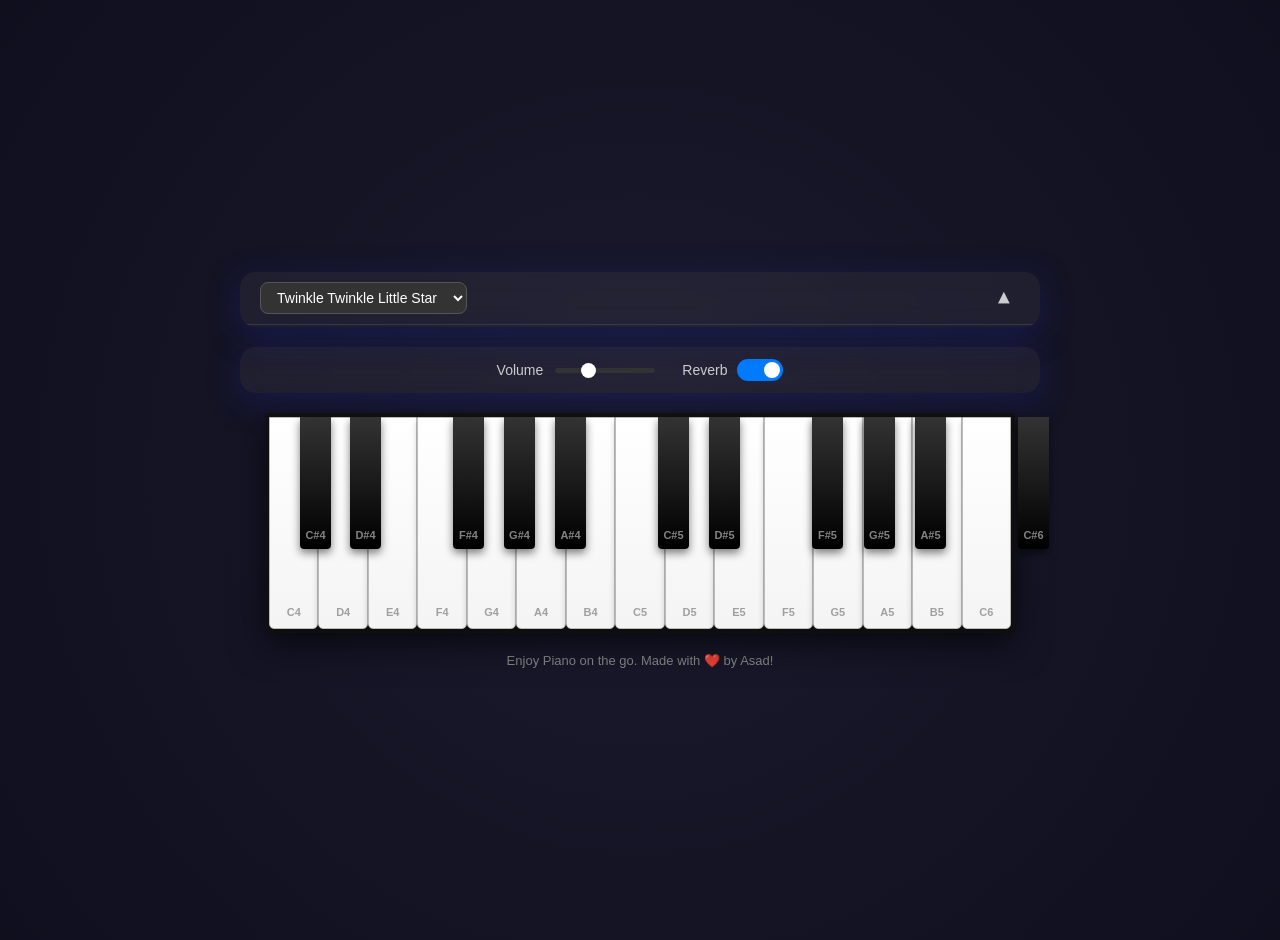
<file: index.html>
<!DOCTYPE html>
<html lang="en">
<head>
      <!-- Cache Control -->
      <meta http-equiv="Cache-Control" content="no-cache, no-store, must-revalidate">
      <meta http-equiv="Pragma" content="no-cache">
      <meta http-equiv="Expires" content="0">
    <meta charset="UTF-8">
    <meta name="viewport" content="width=device-width, initial-scale=1.0, maximum-scale=1.0, user-scalable=no">
    <title>Premium Web Piano</title>
    <link rel="stylesheet" href="style.css">
</head>
<body>
<div class="app-scaler">
    <div class="music-sheet-container collapsed" id="music-sheet-container">
        <div class="sheet-header">
            <select id="song-selector" class="song-selector">
                <option value="twinkle">Twinkle Twinkle Little Star</option>
                <option value="happy-birthday">Happy Birthday</option>
                <option value="c-major">C Major Scale</option>
                <option value="ode-to-joy">Ode to Joy</option>
                <option value="fur-elise">Für Elise (Intro)</option>
                <option value="jingle-bells">Jingle Bells</option>
                <option value="mary-lamb">Mary Had a Little Lamb</option>
                <option value="hot-cross-buns">Hot Cross Buns</option>
                <option value="let-it-go">Let It Go (Chorus)</option>
                <option value="hedwig-theme">Hedwig's Theme</option>
            </select>
            <button id="toggle-sheet-button" class="toggle-sheet-button">▼</button>
        </div>
        <div class="sheet-content">
            <div class="staff" id="staff">
                <!-- Staff lines will be generated by JS -->
                <div class="staff-line" style="top: 20px;"></div>
                <div class="staff-line" style="top: 35px;"></div>
                <div class="staff-line" style="top: 50px;"></div>
                <div class="staff-line" style="top: 65px;"></div>
                <div class="staff-line" style="top: 80px;"></div>
            </div>
        </div>
    </div>

    <div class="controls">
        <div class="control-group">
            <label for="volume-slider">Volume</label>
            <input type="range" id="volume-slider" min="0" max="100" value="30">
        </div>
        <div class="control-group">
            <label for="reverb-toggle">Reverb</label>
            <label class="switch">
                <input type="checkbox" id="reverb-toggle" checked>
                <span class="slider"></span>
            </label>
        </div>
    </div>

    <div class="piano">
    <!-- White Keys (15 total, automatically stack side-by-side) -->
    <div class="key white-key" data-note="C4"><span class="key-label">C4</span></div>
    <div class="key white-key" data-note="D4"><span class="key-label">D4</span></div>
    <div class="key white-key" data-note="E4"><span class="key-label">E4</span></div>
    <div class="key white-key" data-note="F4"><span class="key-label">F4</span></div>
    <div class="key white-key" data-note="G4"><span class="key-label">G4</span></div>
    <div class="key white-key" data-note="A4"><span class="key-label">A4</span></div>
    <div class="key white-key" data-note="B4"><span class="key-label">B4</span></div>
    <div class="key white-key" data-note="C5"><span class="key-label">C5</span></div>
    <div class="key white-key" data-note="D5"><span class="key-label">D5</span></div>
    <div class="key white-key" data-note="E5"><span class="key-label">E5</span></div>
    <div class="key white-key" data-note="F5"><span class="key-label">F5</span></div>
    <div class="key white-key" data-note="G5"><span class="key-label">G5</span></div>
    <div class="key white-key" data-note="A5"><span class="key-label">A5</span></div>
    <div class="key white-key" data-note="B5"><span class="key-label">B5</span></div>
    <div class="key white-key" data-note="C6"><span class="key-label">C6</span></div>

    <!-- Black Keys (11 total, meticulously positioned) -->
    <!-- Octave 4 -->
    <div class="key black-key" data-note="C#4" style="left: 35px;"><span class="key-label">C#4</span></div>
    <div class="key black-key" data-note="D#4" style="left: 85px;"><span class="key-label">D#4</span></div>
    <!-- Skip between E and F -->
    <div class="key black-key" data-note="F#4" style="left: 188px;"><span class="key-label">F#4</span></div>
    <div class="key black-key" data-note="G#4" style="left: 239px;"><span class="key-label">G#4</span></div>
    <div class="key black-key" data-note="A#4" style="left: 290px;"><span class="key-label">A#4</span></div>
    <!-- Skip between B and C -->

    <!-- Octave 5 -->
    <div class="key black-key" data-note="C#5" style="left: 393px;"><span class="key-label">C#5</span></div>
    <div class="key black-key" data-note="D#5" style="left: 444px;"><span class="key-label">D#5</span></div>
    <!-- Skip between E and F -->
    <div class="key black-key" data-note="F#5" style="left: 547px;"><span class="key-label">F#5</span></div>
    <div class="key black-key" data-note="G#5" style="left: 599px;"><span class="key-label">G#5</span></div>
    <div class="key black-key" data-note="A#5" style="left: 650px;"><span class="key-label">A#5</span></div>
    <div class="key black-key" data-note="C#6" style="left: 753px;"><span class="key-label">C#6</span></div>
</div>


    <div class="instructions">
        Enjoy Piano on the go. Made with ❤️ by Asad!
    </div>
      </div>
<!-- Whenever you push a code change, update the version suffix: -->
<script src="script.js?v=1.0.1"></script>
</body>
</html>
</file>
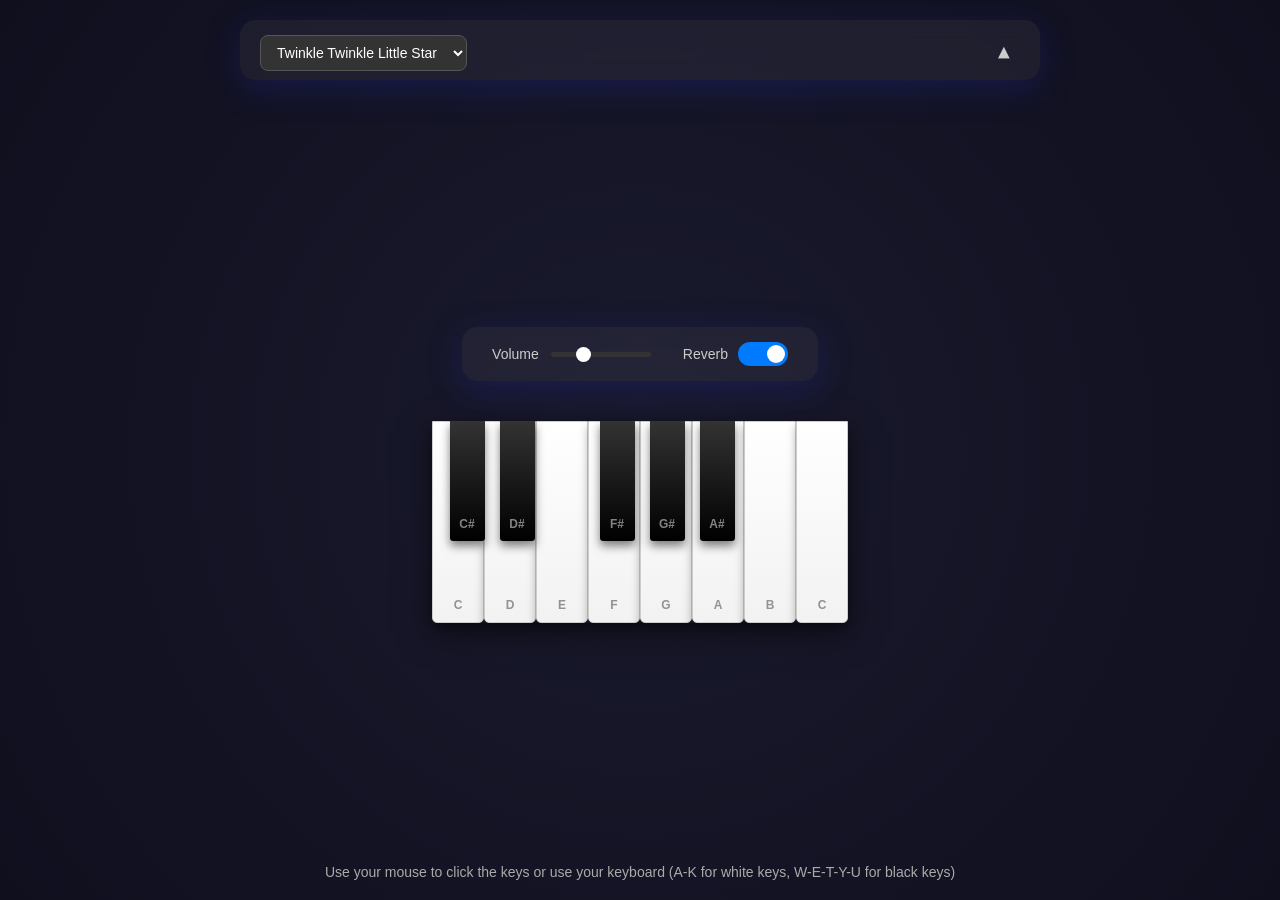
<file: piano (less echo).html>
<!DOCTYPE html>
<html lang="en">
<head>
    <meta charset="UTF-8">
    <meta name="viewport" content="width=device-width, initial-scale=1.0">
    <title>Premium Web Piano</title>
    <style>
        /* Basic Reset and Page Styling */
        body {
            background: radial-gradient(circle, #1a1a2e, #0f0f1e);
            display: flex;
            flex-direction: column;
            justify-content: center;
            align-items: center;
            min-height: 100vh;
            margin: 0;
            font-family: -apple-system, BlinkMacSystemFont, 'Segoe UI', Roboto, Oxygen, Ubuntu, Cantarell, 'Open Sans', 'Helvetica Neue', sans-serif;
            color: #fff;
            /* Add padding-top to prevent the sheet from covering the piano */
            padding-top: 50px; 
            box-sizing: border-box;
        }

        /* --- Music Sheet --- */
        .music-sheet-container {
            background-color: rgba(255, 255, 255, 0.05);
            backdrop-filter: blur(10px);
            border-radius: 15px;
            width: 90%;
            max-width: 800px;
            box-shadow: 0 8px 32px 0 rgba(31, 38, 135, 0.37);
            overflow: hidden;
            /* Position it absolutely at the top */
            position: absolute;
            top: 20px;
            left: 50%;
            transform: translateX(-50%);
            z-index: 10;
            transition: max-height 0.5s ease-in-out, padding 0.5s ease-in-out;
        }

        .music-sheet-container.collapsed {
            max-height: 60px;
            padding-bottom: 0;
        }
        
        .music-sheet-container:not(.collapsed) {
            max-height: 400px; /* Adjust as needed */
            padding-bottom: 20px;
        }

        .sheet-header {
            display: flex;
            justify-content: space-between;
            align-items: center;
            padding: 15px 20px;
            border-bottom: 1px solid rgba(255, 255, 255, 0.1);
        }

        .song-selector {
            background-color: #333;
            color: #fff;
            border: 1px solid #555;
            padding: 8px 12px;
            border-radius: 8px;
            font-size: 14px;
            cursor: pointer;
        }

        .toggle-sheet-button {
            background: none;
            border: none;
            color: #ccc;
            font-size: 20px;
            cursor: pointer;
            transition: transform 0.3s;
        }

        .music-sheet-container.collapsed .toggle-sheet-button {
            transform: rotate(180deg);
        }

        .sheet-content {
            padding: 20px;
            overflow-y: auto;
        }

        .staff {
            position: relative;
            height: 100px;
            margin: 20px 0;
        }
        .staff-line {
            position: absolute;
            width: 100%;
            border-top: 1px solid #aaa;
        }
        .note {
            position: absolute;
            width: 30px;
            height: 30px;
            border-radius: 50%;
            background: #fff;
            color: #111;
            display: flex;
            justify-content: center;
            align-items: center;
            font-size: 12px;
            font-weight: bold;
            box-shadow: 0 2px 5px rgba(0,0,0,0.2);
            transform: translateX(-50%); /* Center the note on its position */
        }

        /* --- Controls Panel --- */
        .controls {
            background-color: rgba(255, 255, 255, 0.05);
            backdrop-filter: blur(10px);
            padding: 15px 30px;
            border-radius: 15px;
            display: flex;
            align-items: center;
            gap: 30px;
            margin-bottom: 40px;
            box-shadow: 0 8px 32px 0 rgba(31, 38, 135, 0.37);
        }

        .control-group {
            display: flex;
            align-items: center;
            gap: 10px;
        }

        .control-group label {
            font-size: 14px;
            color: #ccc;
            font-weight: 500;
        }

        /* Volume Slider Styling */
        input[type="range"] {
            -webkit-appearance: none;
            width: 100px;
            height: 5px;
            border-radius: 5px;
            background: #333;
            outline: none;
        }

        input[type="range"]::-webkit-slider-thumb {
            -webkit-appearance: none;
            appearance: none;
            width: 15px;
            height: 15px;
            border-radius: 50%;
            background: #fff;
            cursor: pointer;
        }

        input[type="range"]::-moz-range-thumb {
            width: 15px;
            height: 15px;
            border-radius: 50%;
            background: #fff;
            cursor: pointer;
        }
        
        /* Reverb Toggle Switch */
        .switch {
            position: relative;
            display: inline-block;
            width: 50px;
            height: 24px;
        }

        .switch input {
            opacity: 0;
            width: 0;
            height: 0;
        }

        .slider {
            position: absolute;
            cursor: pointer;
            top: 0;
            left: 0;
            right: 0;
            bottom: 0;
            background-color: #333;
            transition: .4s;
            border-radius: 24px;
        }

        .slider:before {
            position: absolute;
            content: "";
            height: 18px;
            width: 18px;
            left: 3px;
            bottom: 3px;
            background-color: white;
            transition: .4s;
            border-radius: 50%;
        }

        input:checked + .slider {
            background-color: #007bff;
        }

        input:checked + .slider:before {
            transform: translateX(26px);
        }

        /* --- Piano --- */
        .piano {
            display: flex;
            position: relative;
            box-shadow: 0 10px 30px rgba(0, 0, 0, 0.5);
        }

        .key {
            position: relative;
            cursor: pointer;
            user-select: none;
            transition: transform 0.07s;
        }

        .white-key {
            width: 50px;
            height: 200px;
            background: linear-gradient(to bottom, #fff, #f2f2f2);
            border: 1px solid #ccc;
            border-radius: 0 0 5px 5px;
            box-shadow: 0 5px 10px rgba(0,0,0,0.3);
        }

        .white-key.active {
            transform: translateY(2px);
            box-shadow: 0 3px 5px rgba(0,0,0,0.3);
        }

        .black-key {
            width: 35px;
            height: 120px;
            background: linear-gradient(to bottom, #333, #000);
            border-radius: 0 0 3px 3px;
            position: absolute;
            z-index: 2;
            margin-left: -17.5px;
            box-shadow: 0 5px 10px rgba(0,0,0,0.5);
        }

        .black-key.active {
            transform: translateY(2px);
            box-shadow: 0 3px 5px rgba(0,0,0,0.5);
        }

        /* --- Key Labels --- */
        .key-label {
            position: absolute;
            bottom: 10px;
            width: 100%;
            text-align: center;
            pointer-events: none;
            font-size: 12px;
            font-weight: bold;
        }

        .white-key .key-label {
            color: rgba(0, 0, 0, 0.4);
        }

        .black-key .key-label {
            color: rgba(255, 255, 255, 0.5);
        }
        
        .instructions {
            position: absolute;
            bottom: 20px;
            color: #aaa;
            text-align: center;
            font-size: 14px;
        }
    </style>
</head>
<body>

    <div class="music-sheet-container collapsed" id="music-sheet-container">
        <div class="sheet-header">
            <select id="song-selector" class="song-selector">
                <option value="twinkle">Twinkle Twinkle Little Star</option>
                <option value="happy-birthday">Happy Birthday</option>
                <option value="c-major">C Major Scale</option>
                <option value="ode-to-joy">Ode to Joy</option>
                <option value="fur-elise">Für Elise (Intro)</option>
                <option value="jingle-bells">Jingle Bells</option>
                <option value="mary-lamb">Mary Had a Little Lamb</option>
                <option value="hot-cross-buns">Hot Cross Buns</option>
                <option value="let-it-go">Let It Go (Chorus)</option>
                <option value="hedwig-theme">Hedwig's Theme</option>
            </select>
            <button id="toggle-sheet-button" class="toggle-sheet-button">▼</button>
        </div>
        <div class="sheet-content">
            <div class="staff" id="staff">
                <!-- Staff lines will be generated by JS -->
                <div class="staff-line" style="top: 20px;"></div>
                <div class="staff-line" style="top: 35px;"></div>
                <div class="staff-line" style="top: 50px;"></div>
                <div class="staff-line" style="top: 65px;"></div>
                <div class="staff-line" style="top: 80px;"></div>
            </div>
        </div>
    </div>

    <div class="controls">
        <div class="control-group">
            <label for="volume-slider">Volume</label>
            <input type="range" id="volume-slider" min="0" max="100" value="30">
        </div>
        <div class="control-group">
            <label for="reverb-toggle">Reverb</label>
            <label class="switch">
                <input type="checkbox" id="reverb-toggle" checked>
                <span class="slider"></span>
            </label>
        </div>
    </div>

    <div class="piano">
        <!-- White Keys -->
        <div class="key white-key" data-note="C4"><span class="key-label">C</span></div>
        <div class="key white-key" data-note="D4"><span class="key-label">D</span></div>
        <div class="key white-key" data-note="E4"><span class="key-label">E</span></div>
        <div class="key white-key" data-note="F4"><span class="key-label">F</span></div>
        <div class="key white-key" data-note="G4"><span class="key-label">G</span></div>
        <div class="key white-key" data-note="A4"><span class="key-label">A</span></div>
        <div class="key white-key" data-note="B4"><span class="key-label">B</span></div>
        <div class="key white-key" data-note="C5"><span class="key-label">C</span></div>

        <!-- Black Keys -->
        <div class="key black-key" data-note="C#4" style="left: 35px;"><span class="key-label">C#</span></div>
        <div class="key black-key" data-note="D#4" style="left: 85px;"><span class="key-label">D#</span></div>
        <div class="key black-key" data-note="F#4" style="left: 185px;"><span class="key-label">F#</span></div>
        <div class="key black-key" data-note="G#4" style="left: 235px;"><span class="key-label">G#</span></div>
        <div class="key black-key" data-note="A#4" style="left: 285px;"><span class="key-label">A#</span></div>
    </div>

    <div class="instructions">
        Use your mouse to click the keys or use your keyboard (A-K for white keys, W-E-T-Y-U for black keys)
    </div>

    <script>
        // --- AUDIO SETUP ---
        const audioContext = new (window.AudioContext || window.webkitAudioContext)();
        
        // Master Gain Node for overall volume
        const masterGainNode = audioContext.createGain();
        masterGainNode.connect(audioContext.destination);
        masterGainNode.gain.value = 0.3;

        // --- REVERB SETUP ---
        const convolver = audioContext.createConvolver();
        const wetGain = audioContext.createGain();
        const dryGain = audioContext.createGain();

        function createReverbImpulse(duration, decay) {
            const length = audioContext.sampleRate * duration;
            const impulse = audioContext.createBuffer(2, length, audioContext.sampleRate);
            
            for (let channel = 0; channel < 2; channel++) {
                const channelData = impulse.getChannelData(channel);
                for (let i = 0; i < length; i++) {
                    channelData[i] = (Math.random() * 2 - 1) * Math.pow(1 - i / length, decay);
                }
            }
            return impulse;
        }
        convolver.buffer = createReverbImpulse(2, 2);
        
        wetGain.connect(convolver);
        convolver.connect(audioContext.destination);
        wetGain.gain.value = 0.5;

        dryGain.connect(audioContext.destination);
        dryGain.gain.value = 0.7;

        // --- NOTES AND KEYBOARD MAPPING ---
        const noteFrequencies = {
            "C4": 261.63, "C#4": 277.18, "D4": 293.66, "D#4": 311.13,
            "E4": 329.63, "F4": 349.23, "F#4": 369.99, "G4": 392.00,
            "G#4": 415.30, "A4": 440.00, "A#4": 466.16, "B4": 493.88, "C5": 523.25
        };
        const keyboardMap = {
            'a': 'C4', 'w': 'C#4', 's': 'D4', 'e': 'D#4', 'd': 'E4',
            'f': 'F4', 't': 'F#4', 'g': 'G4', 'y': 'G#4', 'h': 'A4',
            'u': 'A#4', 'j': 'B4', 'k': 'C5',
        };

        // --- MUSIC SHEET DATA & LOGIC ---
        const songsData = {
            "twinkle": { title: "Twinkle Twinkle Little Star", notes: ["C4", "C4", "G4", "G4", "A4", "A4", "G4", "F4", "F4", "E4", "E4", "D4", "D4", "C4"] },
            "happy-birthday": { title: "Happy Birthday", notes: ["C4", "C4", "D4", "C4", "F4", "E4", "C4", "C4", "D4", "C4", "G4", "F4"] },
            "c-major": { title: "C Major Scale", notes: ["C4", "D4", "E4", "F4", "G4", "A4", "B4", "C5"] },
            "ode-to-joy": { title: "Ode to Joy", notes: ["E4", "E4", "F4", "G4", "G4", "F4", "E4", "D4", "C4", "C4", "D4", "E4", "E4", "D4", "D4"] },
            "fur-elise": { title: "Für Elise (Intro)", notes: ["E4", "D#4", "E4", "D#4", "E4", "B4", "D4", "C4", "A4"] },
            "jingle-bells": { title: "Jingle Bells", notes: ["E4", "E4", "E4", "E4", "E4", "E4", "E4", "G4", "C4", "D4", "E4"] },
            "mary-lamb": { title: "Mary Had a Little Lamb", notes: ["E4", "D4", "C4", "D4", "E4", "E4", "E4", "D4", "D4", "D4", "E4", "G4", "G4"] },
            "hot-cross-buns": { title: "Hot Cross Buns", notes: ["E4", "D4", "C4", "E4", "D4", "C4", "C4", "C4", "C4", "D4", "D4", "D4", "E4", "E4", "E4"] },
            "let-it-go": { title: "Let It Go (Chorus)", notes: ["C4", "C4", "B4", "A4", "G4", "A4", "B4", "C4", "B4", "A4", "G4", "A4"] },
            "hedwig-theme": { title: "Hedwig's Theme", notes: ["E4", "G4", "E4", "F4", "E4", "D4", "C4", "E4", "G4", "E4", "F4", "E4", "D4"] }
        };
        
        // Map notes to vertical positions on the staff
        const notePositions = {
            "C4": 95, "D4": 87, "E4": 80, "F4": 72, "G4": 65, "A4": 57, "B4": 50, "C5": 42
        };

        const songSelector = document.getElementById('song-selector');
        const staff = document.getElementById('staff');
        const musicSheetContainer = document.getElementById('music-sheet-container');
        const toggleSheetButton = document.getElementById('toggle-sheet-button');

        function displaySheetMusic(songKey) {
            const oldNotes = staff.querySelectorAll('.note');
            oldNotes.forEach(note => note.remove());

            const song = songsData[songKey];
            if (!song) return;

            song.notes.forEach((note, index) => {
                const noteElement = document.createElement('div');
                noteElement.classList.add('note');
                noteElement.textContent = note.replace('4', '').replace('5', "'");
                
                noteElement.style.top = notePositions[note] + 'px';
                noteElement.style.left = (50 + index * 45) + 'px';

                staff.appendChild(noteElement);
            });
        }

        // --- EVENT LISTENERS ---

        // Music Sheet Listeners
        toggleSheetButton.addEventListener('click', () => {
            musicSheetContainer.classList.toggle('collapsed');
        });

        songSelector.addEventListener('change', (e) => {
            displaySheetMusic(e.target.value);
        });

        // Initial load of the first song
        displaySheetMusic('twinkle');

        // --- PIANO FUNCTIONALITY (No changes needed here) ---

        function playNote(key) {
            if (audioContext.state === 'suspended') {
                audioContext.resume();
            }

            const note = key.dataset.note;
            const frequency = noteFrequencies[note];
            if (!frequency) return;

            key.classList.add('active');
            key.sounding = true;

            const now = audioContext.currentTime;
            
            const noteGain = audioContext.createGain();
            
            const osc1 = audioContext.createOscillator();
            osc1.frequency.setValueAtTime(frequency, now);
            osc1.connect(noteGain);
            
            const osc2 = audioContext.createOscillator();
            osc2.frequency.setValueAtTime(frequency * 2, now);
            osc2.connect(noteGain);
            
            const osc3 = audioContext.createOscillator();
            osc3.frequency.setValueAtTime(frequency * 3, now);
            osc3.connect(noteGain);

            noteGain.gain.setValueAtTime(0, now);
            noteGain.gain.linearRampToValueAtTime(0.4, now + 0.01);
            noteGain.gain.exponentialRampToValueAtTime(0.2, now + 0.1);
            noteGain.gain.exponentialRampToValueAtTime(0.00001, now + 1.5);

            noteGain.connect(masterGainNode);
            noteGain.connect(dryGain);
            noteGain.connect(wetGain);

            osc1.start(now);
            osc2.start(now);
            osc3.start(now);
            
            key.oscillators = [osc1, osc2, osc3];
            key.noteGain = noteGain;
        }

        function stopNote(key) {
            key.classList.remove('active');
            if (!key.sounding) return;
            key.sounding = false;

            if (key.noteGain) {
                const now = audioContext.currentTime;
                key.noteGain.gain.cancelScheduledValues(now);
                key.noteGain.gain.setValueAtTime(key.noteGain.gain.value, now);
                key.noteGain.gain.exponentialRampToValueAtTime(0.00001, now + 0.5);
            }
        }

        const keys = document.querySelectorAll('.key');

        keys.forEach(key => {
            key.addEventListener('mousedown', () => {
                if (!key.sounding) playNote(key);
            });
            key.addEventListener('mouseup', () => stopNote(key));
            key.addEventListener('mouseleave', () => stopNote(key));
            key.addEventListener('touchstart', (e) => { e.preventDefault(); if (!key.sounding) playNote(key); });
            key.addEventListener('touchend', (e) => { e.preventDefault(); stopNote(key); });
        });

        document.addEventListener('keydown', (e) => {
            if (e.repeat) return;
            const key = e.key.toLowerCase();
            if (keyboardMap[key]) {
                const noteElement = document.querySelector(`[data-note="${keyboardMap[key]}"]`);
                if (noteElement && !noteElement.sounding) playNote(noteElement);
            }
        });

        document.addEventListener('keyup', (e) => {
            const key = e.key.toLowerCase();
            if (keyboardMap[key]) {
                const noteElement = document.querySelector(`[data-note="${keyboardMap[key]}"]`);
                if (noteElement) stopNote(noteElement);
            }
        });

        const volumeSlider = document.getElementById('volume-slider');
        volumeSlider.addEventListener('input', (e) => {
            masterGainNode.gain.value = e.target.value / 100;
        });

        const reverbToggle = document.getElementById('reverb-toggle');
        reverbToggle.addEventListener('change', (e) => {
            if (e.target.checked) {
                wetGain.gain.linearRampToValueAtTime(0.5, audioContext.currentTime + 0.1);
                dryGain.gain.linearRampToValueAtTime(0.7, audioContext.currentTime + 0.1);
            } else {
                wetGain.gain.linearRampToValueAtTime(0, audioContext.currentTime + 0.1);
                dryGain.gain.linearRampToValueAtTime(1, audioContext.currentTime + 0.1);
            }
        });
    </script>
</body>
</html>
</file>
<file: style.css>
/* --- CORE CONFIGURATION & RESET --- */
        :root {
            --scale-factor: 1;
            --rotate-angle: 0deg;
            --container-width: 100vw;
            --container-height: 100vh;
        }

        body {
            background: radial-gradient(circle, #1a1a2e, #0f0f1e);
            display: flex;
            flex-direction: column;
            justify-content: center;
            align-items: center;
            min-height: 100vh;
            margin: 0;
            font-family: -apple-system, BlinkMacSystemFont, 'Segoe UI', Roboto, Oxygen, Ubuntu, Cantarell, 'Open Sans', 'Helvetica Neue', sans-serif;
            color: #fff;
            box-sizing: border-box;
            overflow: hidden; 
            padding: 20px;
        }

        /* The master framework container */
        .app-scaler {
            display: flex;
            flex-direction: column;
            align-items: center;
            justify-content: center;
            width: var(--container-width);
            height: var(--container-height);
            /* Uniform scaling engine simulating your exact 50% browser zoom test */
            transform: rotate(var(--rotate-angle)) scale(var(--scale-factor));
            transform-origin: center center;
            transition: transform 0.1s ease;
        }

        /* --- SCENARIO 2: SMARTPHONE FALLBACK MECHANICS --- */
        /* Detects mobile phones using touch capabilities alongside narrow dimensions */
        @media (max-width: 480px) and (orientation: portrait), (pointer: coarse) and (max-width: 900px) and (orientation: portrait) {
            :root {
                /* 1. Flips the canvas 90 degrees so it maps horizontally on a vertical screen */
                --rotate-angle: 90deg;
                /* 2. Shrinks your layout uniformly to fit the canvas safely */
                --scale-factor: 0.70; 
                /* 3. Inverts boundaries so width fits the phone's height aspect ratio */
                --container-width: 100vh;
                --container-height: 100vw;
            }
            body {
                padding: 0;
            }
        }

        /* If the mobile user manually rotates their phone sideways into true landscape: */
        @media (pointer: coarse) and (max-width: 950px) and (orientation: landscape) {
            :root {
                --rotate-angle: 0deg;
                --scale-factor: 0.55;
                --container-width: 100vw;
                --container-height: 100vh;
            }
        }

        /* --- MUSIC SHEET PANEL --- */
        .music-sheet-container {
            background-color: rgba(255, 255, 255, 0.05);
            backdrop-filter: blur(10px);
            -webkit-backdrop-filter: blur(10px);
            border-radius: 15px;
            width: 100%;
            max-width: 800px;
            box-shadow: 0 8px 32px 0 rgba(31, 38, 135, 0.37);
            overflow: hidden;
            margin-bottom: 20px;
            z-index: 10;
            transition: max-height 0.4s ease-in-out;
        }

        .music-sheet-container.collapsed {
            max-height: 55px;
        }
        
        .music-sheet-container:not(.collapsed) {
            max-height: 220px; 
        }

        .sheet-header {
            display: flex;
            justify-content: space-between;
            align-items: center;
            padding: 10px 20px;
            border-bottom: 1px solid rgba(255, 255, 255, 0.1);
        }

        .song-selector {
            background-color: #333;
            color: #fff;
            border: 1px solid #555;
            padding: 6px 12px;
            border-radius: 8px;
            font-size: 14px;
            cursor: pointer;
        }

        .toggle-sheet-button {
            background: none;
            border: none;
            color: #ccc;
            font-size: 20px;
            cursor: pointer;
            transition: transform 0.3s;
        }

        .music-sheet-container.collapsed .toggle-sheet-button {
            transform: rotate(180deg);
        }

        .sheet-content {
            padding: 10px 20px;
            overflow-y: auto;
        }

        .staff {
            position: relative;
            height: 90px;
            margin: 10px 0;
        }
        
        .staff-line {
            position: absolute;
            width: 100%;
            border-top: 1px solid #aaa;
        }
        
        .note {
            position: absolute;
            width: 26px;
            height: 26px;
            border-radius: 50%;
            background: #fff;
            color: #111;
            display: flex;
            justify-content: center;
            align-items: center;
            font-size: 11px;
            font-weight: bold;
            box-shadow: 0 2px 5px rgba(0,0,0,0.2);
            transform: translateX(-50%); 
        }

        /* --- CONTROLS MIXING PANEL --- */
        .controls {
            background-color: rgba(255, 255, 255, 0.05);
            backdrop-filter: blur(10px);
            -webkit-backdrop-filter: blur(10px);
            padding: 12px 25px;
            border-radius: 15px;
            display: flex;
            justify-content: center;
            align-items: center;
            gap: 25px;
            margin-bottom: 20px;
            width: 100%;
            max-width: 800px;
            box-shadow: 0 8px 32px 0 rgba(31, 38, 135, 0.37);
            box-sizing: border-box;
        }

        .control-group {
            display: flex;
            align-items: center;
            gap: 10px;
        }

        .control-group label {
            font-size: 14px;
            color: #ccc;
            font-weight: 500;
        }

        /* System Sliders */
        input[type="range"] {
            -webkit-appearance: none;
            appearance: none;
            width: 100px;
            height: 5px;
            border-radius: 5px;
            background: #333;
            outline: none;
        }

        input[type="range"]::-webkit-slider-thumb {
            -webkit-appearance: none;
            appearance: none;
            width: 15px;
            height: 15px;
            border-radius: 50%;
            background: #fff;
            cursor: pointer;
        }
        
        /* Reverb Toggle Switch */
        .switch {
            position: relative;
            display: inline-block;
            width: 46px;
            height: 22px;
        }

        .switch input {
            opacity: 0;
            width: 0;
            height: 0;
        }

        .slider {
            position: absolute;
            cursor: pointer;
            top: 0; left: 0; right: 0; bottom: 0;
            background-color: #333;
            transition: .4s;
            border-radius: 22px;
        }

        .slider:before {
            position: absolute;
            content: "";
            height: 16px;
            width: 16px;
            left: 3px;
            bottom: 3px;
            background-color: white;
            transition: .4s;
            border-radius: 50%;
        }

        input:checked + .slider {
            background-color: #007bff;
        }

        input:checked + .slider:before {
            transform: translateX(24px);
        }

        /* --- THE PIANO PLATFORM --- */
        .piano {
            display: flex;
            position: relative;
            width: 750px; /* Locked standard size for desktop view */
            height: 220px;
            box-shadow: 0 12px 35px rgba(0, 0, 0, 0.6);
            background: #111;
            border-radius: 4px 4px 8px 8px;
            padding: 4px;
            box-sizing: border-box;
        }

        .key {
            position: relative;
            cursor: pointer;
            user-select: none;
            -webkit-user-select: none;
            touch-action: none;
        }

        .white-key {
            width: 50px; 
            height: 100%;
            background: linear-gradient(to bottom, #fff 0%, #f4f4f4 100%);
            border: 1px solid #bbb;
            border-radius: 0 0 5px 5px;
            box-shadow: 0 4px 6px rgba(0,0,0,0.2);
            z-index: 1;
            box-sizing: border-box;
        }

        .white-key.active {
            background: linear-gradient(to bottom, #e2e2e2 0%, #cfcfcf 100%);
            box-shadow: inset 0 4px 8px rgba(0,0,0,0.15);
            transform: translateY(1px);
        }

                /* --- HIGH PRECISION BLACK KEY LAYOUT ENGINE --- */
        .black-key {
            /* Width calculation matches the underlying 15 white keys framework */
            width: calc(100% / 15 * 0.62); 
            height: 60%;
            background: linear-gradient(to bottom, #333 0%, #000 100%);
            border-radius: 0 0 4px 4px;
            position: absolute;
            z-index: 5;
            box-shadow: 0 4px 8px rgba(0,0,0,0.5);
            box-sizing: border-box;
            
            /* REMOVED: The generic translation that was throwing off the right end */
            transform: none; 
        }

        /* --- THE INDIVIDUAL POSITIONING OFFSETS --- */
        /* Each class name matches the specific notes in your keyboardMap */
        
        /* Octave 4 Clusters */
        .key.C\#4  { left: calc(100% / 15 * 1  - (100% / 15 * 0.31)); }
        .key.D\#4  { left: calc(100% / 15 * 2  - (100% / 15 * 0.23)); }
        
        .key.F\#4  { left: calc(100% / 15 * 4  - (100% / 15 * 0.34)); }
        .key.G\#4  { left: calc(100% / 15 * 5  - (100% / 15 * 0.28)); }
        .key.A\#4  { left: calc(100% / 15 * 6  - (100% / 15 * 0.22)); }

        /* Octave 5 Clusters */
        .key.C\#5  { left: calc(100% / 15 * 8  - (100% / 15 * 0.31)); }
        .key.D\#5  { left: calc(100% / 15 * 9  - (100% / 15 * 0.23)); }
        
        .key.F\#5  { left: calc(100% / 15 * 11 - (100% / 15 * 0.34)); }
        .key.G\#5  { left: calc(100% / 15 * 12 - (100% / 15 * 0.28)); }
        .key.A\#5  { left: calc(100% / 15 * 13 - (100% / 15 * 0.22)); }

        /* Octave 6 End Cluster */
        .key.C\#6  { left: calc(100% / 15 * 15 - (100% / 15 * 0.31)); }

        /* Visual response state */
        .black-key.active {
            background: linear-gradient(to bottom, #555 0%, #1a1a1a 100%);
            box-shadow: inset 0 2px 4px rgba(0,0,0,0.4);
            transform: translateY(1px);
        }

        /* --- LABELS & INSTRUCTIONS --- */
        .key-label {
            position: absolute;
            bottom: 10px;
            width: 100%;
            text-align: center;
            pointer-events: none;
            font-size: 11px;
            font-weight: bold;
        }

        .white-key .key-label {
            color: rgba(0, 0, 0, 0.35);
        }

        .black-key .key-label {
            color: rgba(255, 255, 255, 0.5);
            bottom: 8px;
        }
        
        .instructions {
            margin-top: 20px;
            color: #888;
            text-align: center;
            font-size: 13px;
        }
</file>
